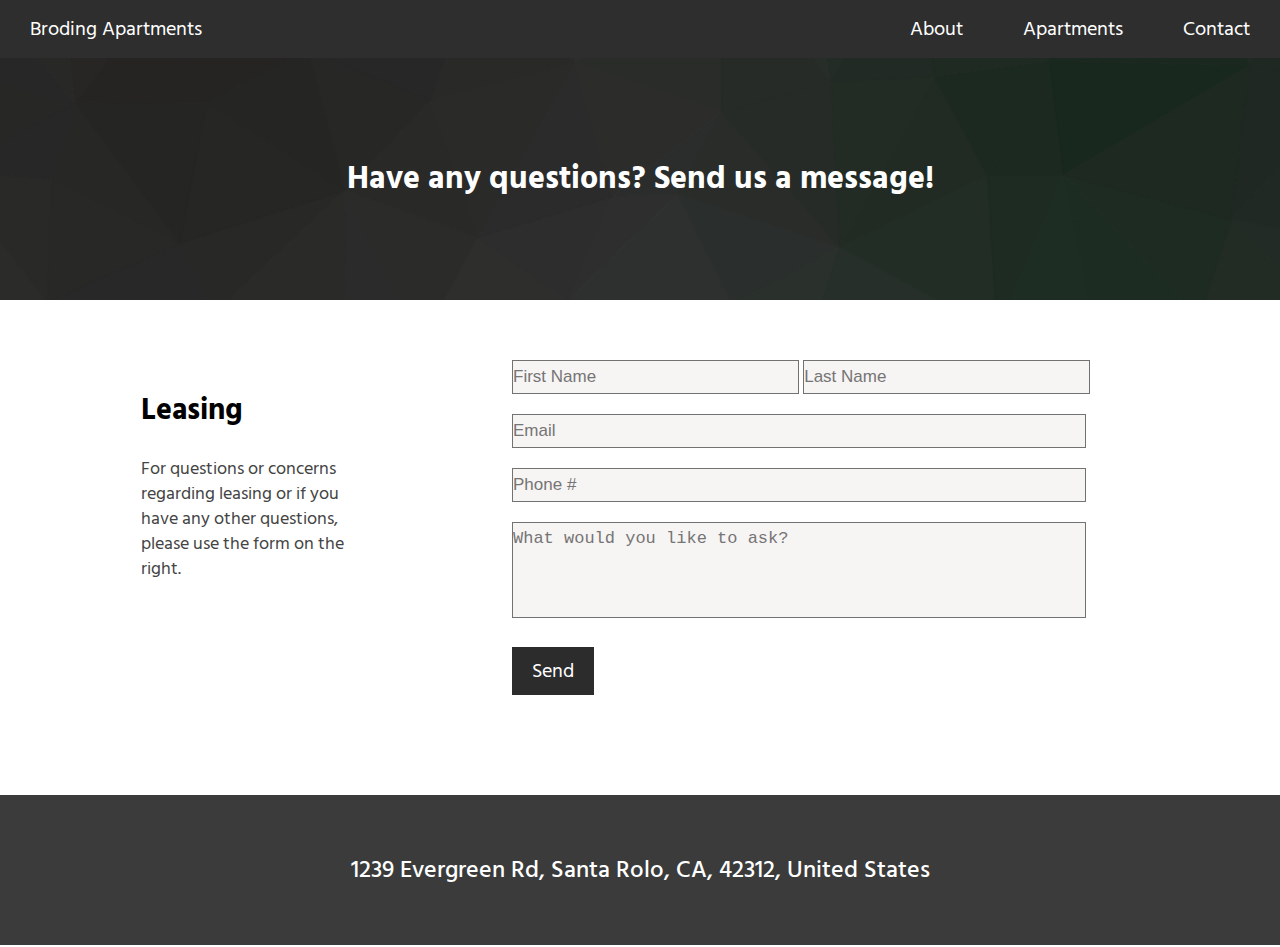
<file: contact.html>
<!DOCTYPE html>
<html>
  <head>
    <title>Broding Apartments</title>
    <link href="./favicon-256.png" rel="icon">
    <link href="./properties.css" rel="stylesheet" type="text/css">
  </head>
  <body>   
    <div class="container">
      <div class="header">
        <a class="headerCompany" href='index.html'><div class="headerButton"><p>Broding Apartments</p></div></a>
        <a href='index.html'><div class="headerButton"><p>About</p></div></a>
        <a href='properties.html'><div class="headerButton"><p>Apartments</p></div></a>
        <a href='contact.html'><div class="headerButton"><p>Contact</p></div></a>
      </div>
      <div class="propertiesSectionHeader">
        <h1>Have any questions? Send us a message!</h1>
      </div>
      <div class="propertiesContent" id="contactContent">
            <div class="availableTypesSection">
              <div class="availableTypesContainer">
                <h1>Leasing</h1>
                <p class="leasingQuestions">For questions or concerns regarding leasing or if you have any other questions, please use the form on the right.</p>
              </div>
              </div>
              <div class="contentSection">
                <form>
                <div class="firstLastName">
                <input type="text" placeholder="First Name" required="" id="firstName"/>
                <input type="text" placeholder="Last Name" required="" id="lastName"/>
                </div>
                <input type="text" placeholder="Email" required="" id="email" />
                <input type="text" placeholder="Phone #" required="" id="phone" />
                <textarea placeholder="What would you like to ask?" required="" id="message"></textarea>
                <button id="send">Send</button>
                </form>
              </div>
        </div>
      <div class="sectionFive">
        <p>1239 Evergreen Rd, Santa Rolo, CA, 42312, United States</p>
      </div>
      <div id="imageModal">
        <div class="imageExitContainer">
          <button id="imageExitButton" onclick="exitImageModal()">x</button>
        </div>
        <img id="imageModalImage" src="q1.jpg"/>
      </div>
    </div>
  </body>
  <script src="./script.js"></script>
</html>
</file>
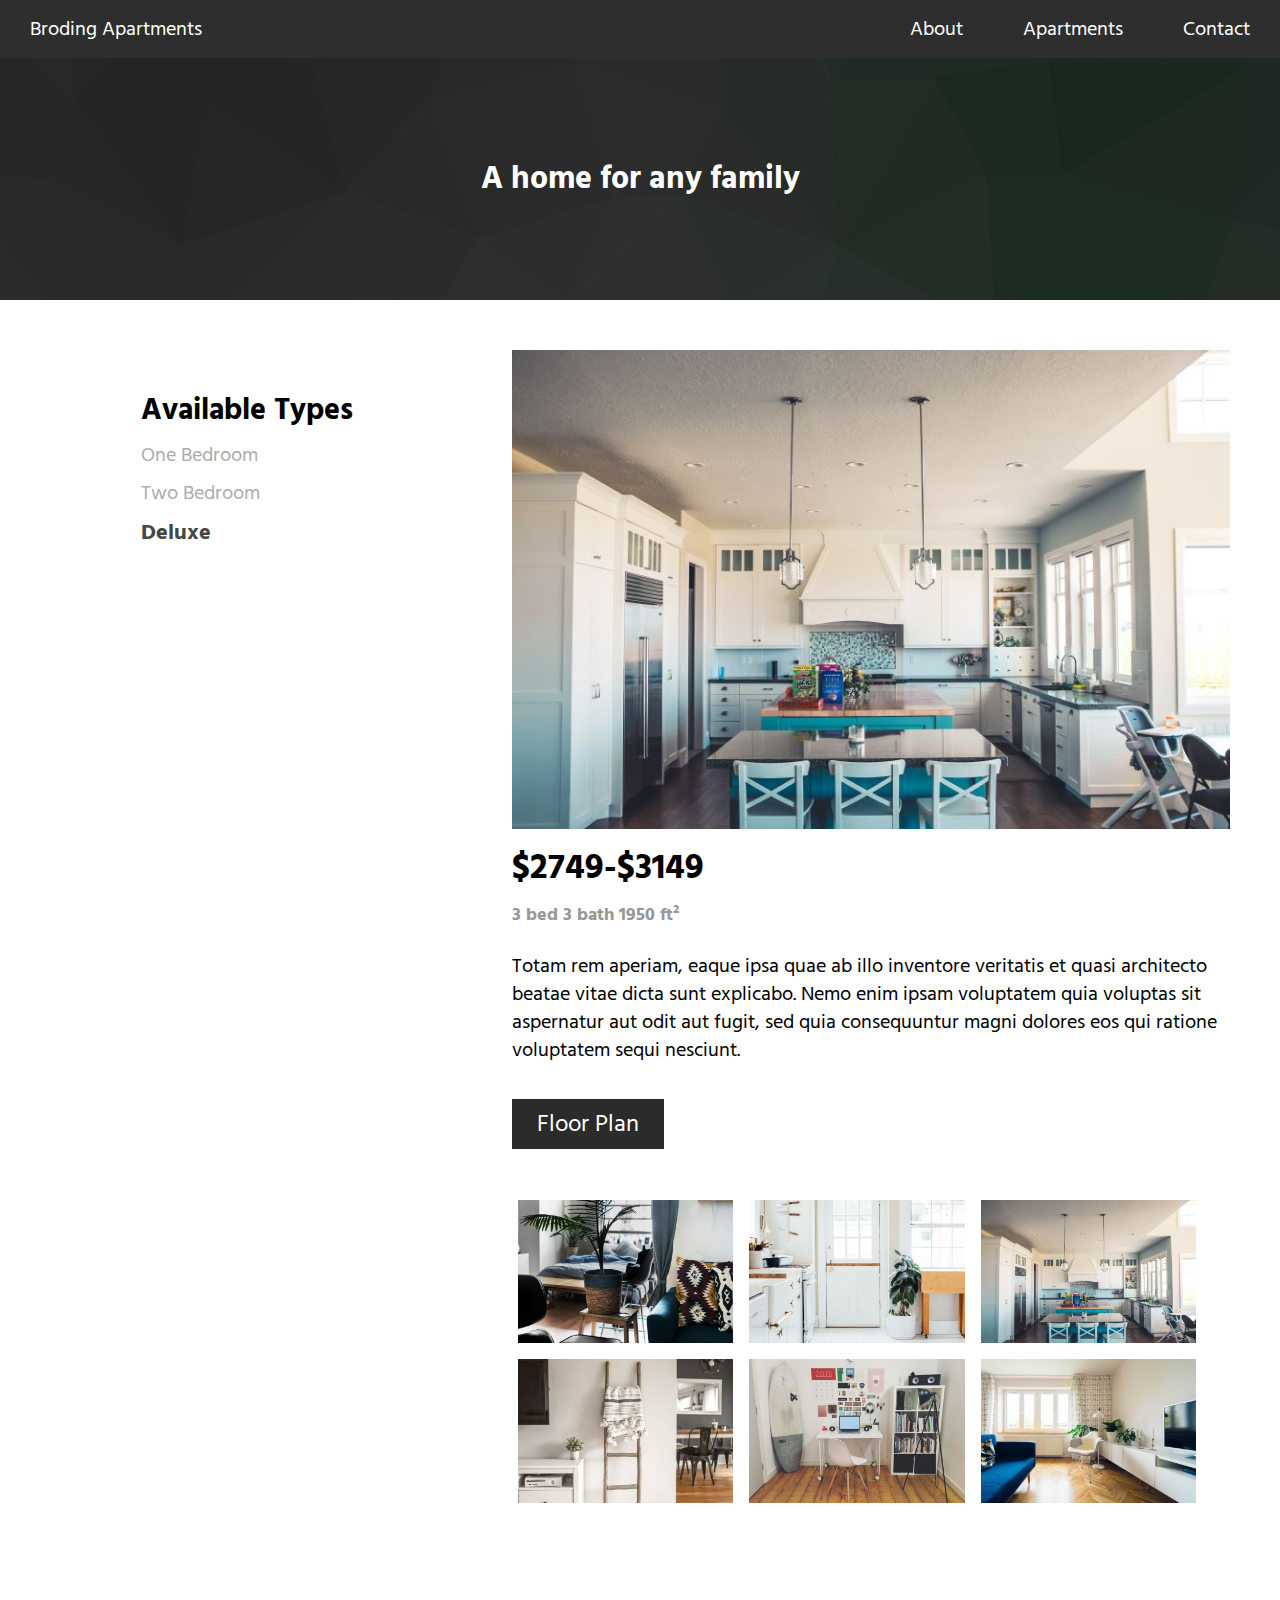
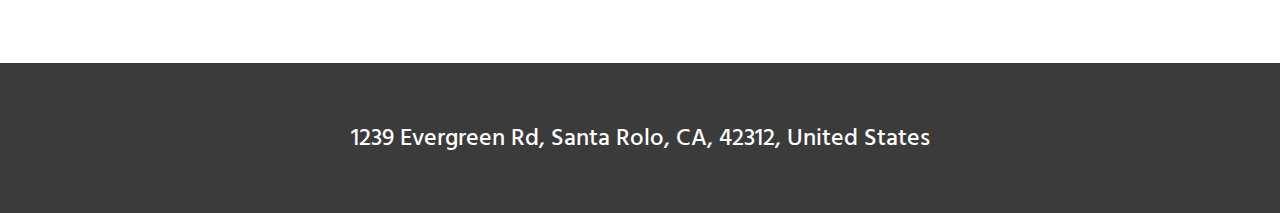
<file: deluxe.html>
<!DOCTYPE html>
<html>
  <head>
    <title>Broding Apartments</title>
    <link href="./favicon-256.png" rel="icon">
    <link href="./properties.css" rel="stylesheet" type="text/css">
  </head>
  <body>   
    <div class="container">
      <div class="header">
        <a class="headerCompany" href='index.html'><div class="headerButton"><p>Broding Apartments</p></div></a>
        <a href='index.html'><div class="headerButton"><p>About</p></div></a>
        <a href='properties.html'><div class="headerButton"><p>Apartments</p></div></a>
        <a href='contact.html'><div class="headerButton"><p>Contact</p></div></a>
      </div>
      <div class="propertiesSectionHeader">
        <h1>A home for any family</h1>
      </div>
      <div class="propertiesContent">
          <div class="availableTypesSection">
            <div class="availableTypesContainer">
              <h1>Available Types</h1>
              <a href="properties.html"><div class="availableType"><p>One Bedroom</p></div></a>
              <a href="twobed.html"><div class="availableType"><p>Two Bedroom</p></div></a>
              <a href="deluxe.html"><div class="availableType active"><p>Deluxe</p></div></a>
            </div>
            </div>
            <div class="contentSection">
              <img class="mainImage" src="q3.jpg"/>
              <h1 class="price">$2749-$3149</h1>
              <h2 class="roomSpecs">3 bed 3 bath 1950 ft&#178;</h2>
              <p class="roomDescription">Totam rem aperiam, eaque ipsa quae ab illo inventore veritatis et quasi architecto beatae vitae dicta sunt explicabo. Nemo enim ipsam voluptatem quia voluptas sit aspernatur aut odit aut fugit, sed quia consequuntur magni dolores eos qui ratione voluptatem sequi nesciunt.</p>
              <button onclick="imageModalHandler('Floorplan.jpg')" class="floorPlanButton">Floor Plan</button>
              <div class="gallery">
                  <div class="row">
                      <img onclick="imageModalHandler('q1.jpg')" src="q1.jpg"/>
                      <img onclick="imageModalHandler('q17.jpg')" src="q17.jpg"/>
                      <img onclick="imageModalHandler('q3.jpg')" src="q3.jpg"/>
                    </div>
                    <div class="row">
                        <img onclick="imageModalHandler('q5.jpg')" src="q5.jpg"/>
                        <img onclick="imageModalHandler('q6.jpg')" src="q6.jpg"/>
                        <img onclick="imageModalHandler('q7.jpg')" src="q7.jpg"/>
                    </div>
              </div>
            </div>
      </div>
      <div class="sectionFive">
        <p>1239 Evergreen Rd, Santa Rolo, CA, 42312, United States</p>
      </div>
      <div id="imageModal">
        <div class="imageExitContainer">
          <button id="imageExitButton" onclick="exitImageModal()">x</button>
        </div>
        <img id="imageModalImage" src="q1.jpg"/>
      </div>
    </div>
  </body>
  <script src="./script.js"></script>
</html>
</file>
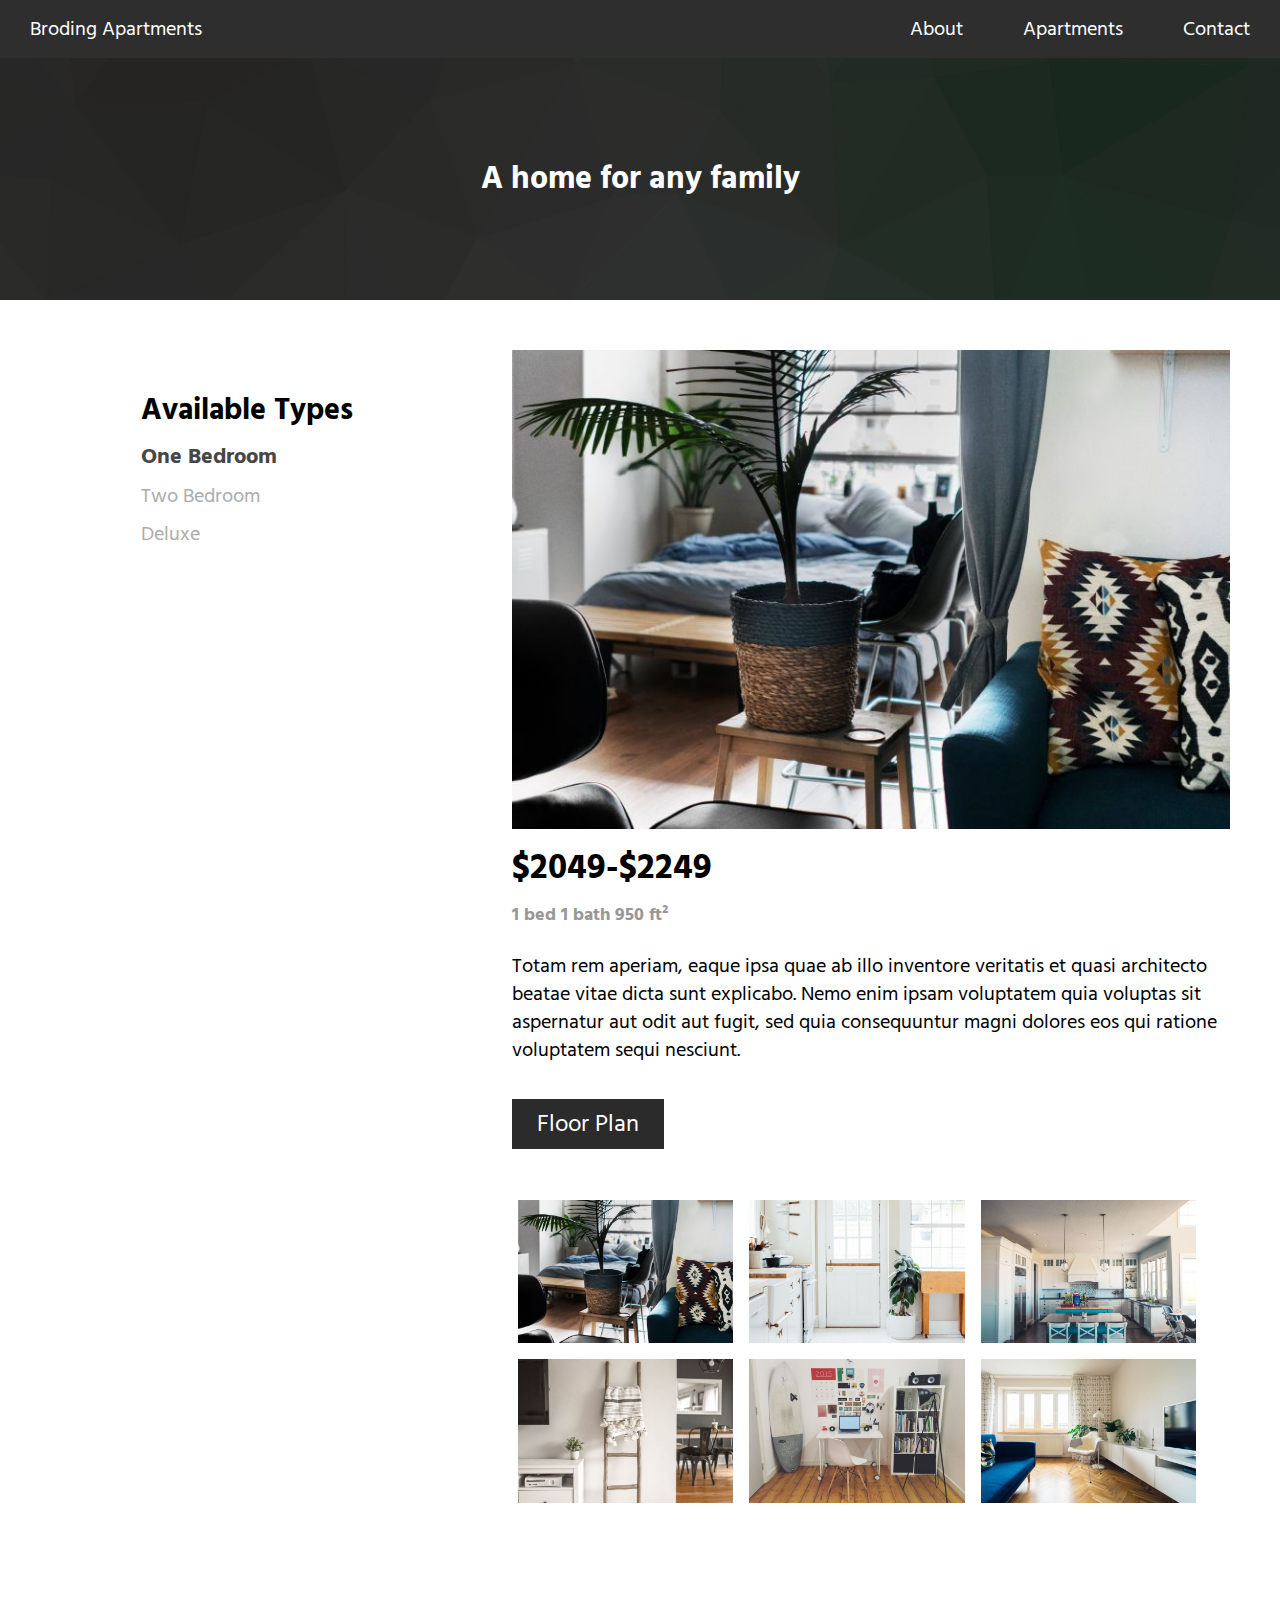
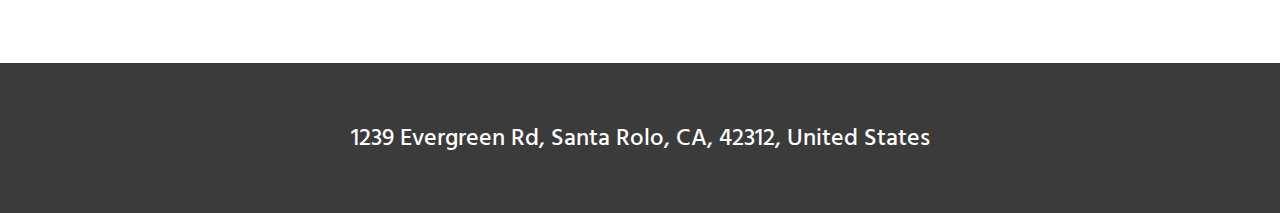
<file: properties.html>
<!DOCTYPE html>
<html>
  <head>
    <title>Broding Apartments</title>
    <link href="./favicon-256.png" rel="icon">
    <link href="./properties.css" rel="stylesheet" type="text/css">
  </head>
  <body>   
    <div class="container">
      <div class="header">
        <a class="headerCompany" href='index.html'><div class="headerButton"><p>Broding Apartments</p></div></a>
        <a href='index.html'><div class="headerButton"><p>About</p></div></a>
        <a href='properties.html'><div class="headerButton"><p>Apartments</p></div></a>
        <a href='contact.html'><div class="headerButton"><p>Contact</p></div></a>
      </div>
      <div class="propertiesSectionHeader">
        <h1>A home for any family</h1>
      </div>
      <div class="propertiesContent">
          <div class="availableTypesSection">
            <div class="availableTypesContainer">
              <h1>Available Types</h1>
              <a href="properties.html"><div class="availableType active"><p>One Bedroom</p></div></a>
              <a href="twobed.html"><div class="availableType"><p>Two Bedroom</p></div></a>
              <a href="deluxe.html"><div class="availableType"><p>Deluxe</p></div></a>
            </div>
            </div>
            <div class="contentSection">
              <img class="mainImage" src="q1.jpg"/>
              <h1 class="price">$2049-$2249</h1>
              <h2 class="roomSpecs">1 bed 1 bath 950 ft&#178;</h2>
              <p class="roomDescription">Totam rem aperiam, eaque ipsa quae ab illo inventore veritatis et quasi architecto beatae vitae dicta sunt explicabo. Nemo enim ipsam voluptatem quia voluptas sit aspernatur aut odit aut fugit, sed quia consequuntur magni dolores eos qui ratione voluptatem sequi nesciunt.</p>
              <button onclick="imageModalHandler('Floorplan.jpg')" class="floorPlanButton">Floor Plan</button>
              <div class="gallery">
                  <div class="row">
                      <img onclick="imageModalHandler('q1.jpg')" src="q1.jpg"/>
                      <img onclick="imageModalHandler('q17.jpg')" src="q17.jpg"/>
                      <img onclick="imageModalHandler('q3.jpg')" src="q3.jpg"/>
                    </div>
                    <div class="row">
                        <img onclick="imageModalHandler('q5.jpg')" src="q5.jpg"/>
                        <img onclick="imageModalHandler('q6.jpg')" src="q6.jpg"/>
                        <img onclick="imageModalHandler('q7.jpg')" src="q7.jpg"/>
                    </div>
              </div>
            </div>
      </div>
      <div class="sectionFive">
        <p>1239 Evergreen Rd, Santa Rolo, CA, 42312, United States</p>
      </div>
      <div id="imageModal">
        <div class="imageExitContainer">
          <button id="imageExitButton" onclick="exitImageModal()">x</button>
        </div>
        <img id="imageModalImage" src="q1.jpg"/>
      </div>
    </div>
  </body>
  <script src="./script.js"></script>
</html>
</file>
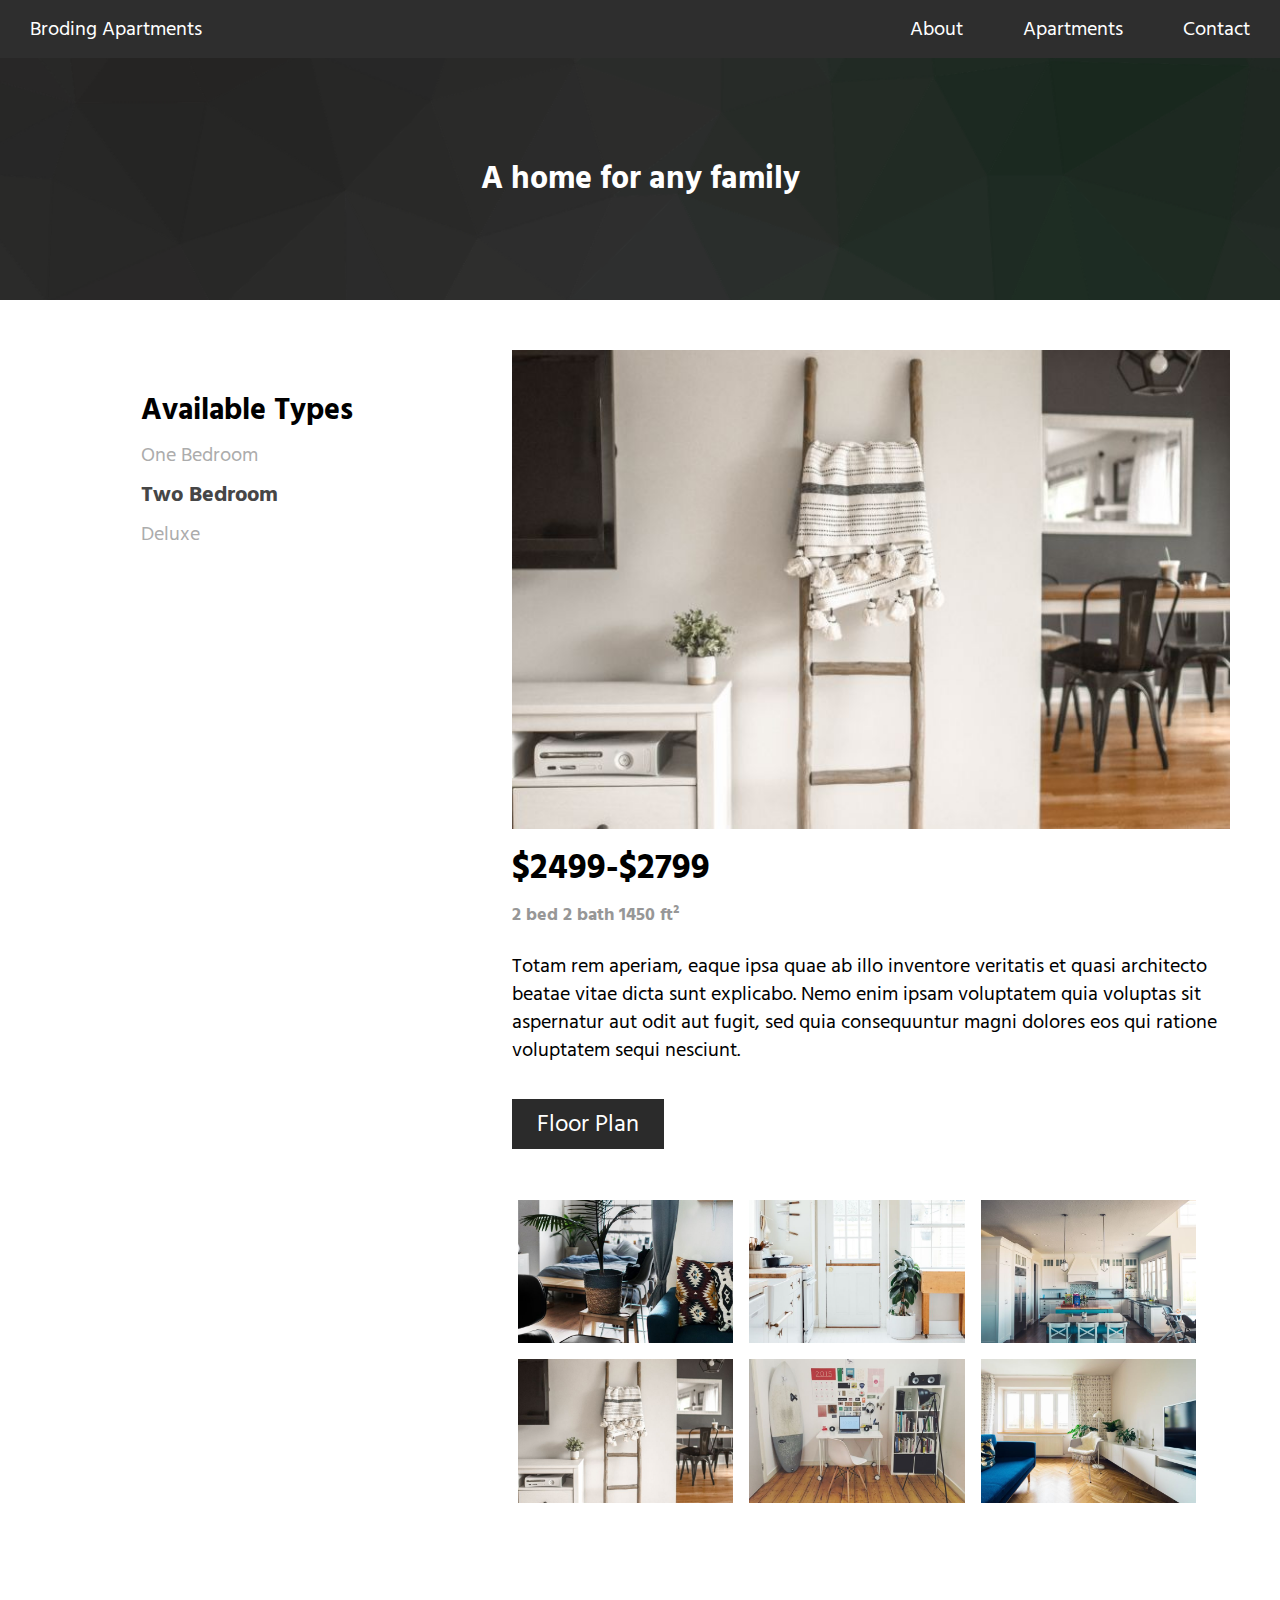
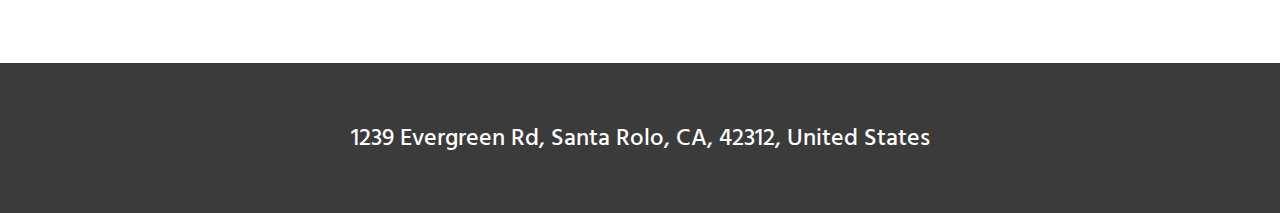
<file: twobed.html>
<!DOCTYPE html>
<html>
  <head>
    <title>Broding Apartments</title>
    <link href="./favicon-256.png" rel="icon">
    <link href="./properties.css" rel="stylesheet" type="text/css">
  </head>
  <body>   
    <div class="container">
      <div class="header">
        <a class="headerCompany" href='index.html'><div class="headerButton"><p>Broding Apartments</p></div></a>
        <a href='index.html'><div class="headerButton"><p>About</p></div></a>
        <a href='properties.html'><div class="headerButton"><p>Apartments</p></div></a>
        <a href='contact.html'><div class="headerButton"><p>Contact</p></div></a>
      </div>
      <div class="propertiesSectionHeader">
        <h1>A home for any family</h1>
      </div>
      <div class="propertiesContent">
          <div class="availableTypesSection">
            <div class="availableTypesContainer">
              <h1>Available Types</h1>
              <a href="properties.html"><div class="availableType"><p>One Bedroom</p></div></a>
              <a href="twobed.html"><div class="availableType active"><p>Two Bedroom</p></div></a>
              <a href="deluxe.html"><div class="availableType"><p>Deluxe</p></div></a>
            </div>
            </div>
            <div class="contentSection">
              <img class="mainImage" src="q5.jpg"/>
              <h1 class="price">$2499-$2799</h1>
              <h2 class="roomSpecs">2 bed 2 bath 1450 ft&#178;</h2>
              <p class="roomDescription">Totam rem aperiam, eaque ipsa quae ab illo inventore veritatis et quasi architecto beatae vitae dicta sunt explicabo. Nemo enim ipsam voluptatem quia voluptas sit aspernatur aut odit aut fugit, sed quia consequuntur magni dolores eos qui ratione voluptatem sequi nesciunt.</p>
              <button onclick="imageModalHandler('Floorplan.jpg')" class="floorPlanButton">Floor Plan</button>
              <div class="gallery">
                  <div class="row">
                      <img onclick="imageModalHandler('q1.jpg')" src="q1.jpg"/>
                      <img onclick="imageModalHandler('q17.jpg')" src="q17.jpg"/>
                      <img onclick="imageModalHandler('q3.jpg')" src="q3.jpg"/>
                    </div>
                    <div class="row">
                        <img onclick="imageModalHandler('q5.jpg')" src="q5.jpg"/>
                        <img onclick="imageModalHandler('q6.jpg')" src="q6.jpg"/>
                        <img onclick="imageModalHandler('q7.jpg')" src="q7.jpg"/>
                    </div>
              </div>
            </div>
      </div>
      <div class="sectionFive">
        <p>1239 Evergreen Rd, Santa Rolo, CA, 42312, United States</p>
      </div>
      <div id="imageModal">
        <div class="imageExitContainer">
          <button id="imageExitButton" onclick="exitImageModal()">x</button>
        </div>
        <img id="imageModalImage" src="q1.jpg"/>
      </div>
    </div>
  </body>
  <script src="./script.js"></script>
</html>
</file>
<file: properties.css>
@import url('https://fonts.googleapis.com/css?family=Hind+Madurai');

*{
	box-sizing: inherit;
	margin: 0;
	padding: 0;
}

button:focus {outline:0;}
a {
    text-decoration: none !important;
}

body{
	margin: 0;
	padding: 0;
	box-sizing: border-box;
}

.container{
	position:relative;
	width: 100%;
}

.header{
	width: 100%;
	display: flex;
	justify-content: flex-end;
	background: rgb(46, 46, 46);
	position: fixed;
}

.headerCompany{
	margin-right: auto;
}

.headerButton{
	padding: 15px 30px 15px 30px;
	font-size: 20px;
	color: white;
	font-family: 'Hind Madurai';
}


.propertiesContent{
	display: flex;
}

.propertiesSectionHeader{
	width: 100%;
	min-height: 300px;
	background: url('pattern3.png');
	background-size: cover;
	padding: 58px 0 0 0;
	display: flex;
	justify-content: center;
	align-items: center;
}

.propertiesSectionHeader h1{
	color: white;
	font-family: 'Hind Madurai';

}

.availableTypesSection{
	width: 40%;
	padding: 90px 0px 0px 0;
}

.availableTypesContainer{
	margin: auto;
	width: 45%;
}

.availableTypesSection h1{
	font-size: 30px;
	color: black;
	font-family: 'Hind Madurai';

}

.availableType{
	font-size: 20px;
	color: rgb(172, 172, 172);
	font-family: 'Hind Madurai';
	margin: 10px 0px 0px 0px;
}

.leasingQuestions{
	font-size: 18px;
	color: rgb(68, 68, 68);
	font-family: 'Hind Madurai';
	padding: 25px 0px 0px 0px;
}

.active{
	font-weight: 900;
	font-size: 22px;
	color: rgb(70, 70, 70);
}

.contentSection{
	width: 60%;
	padding: 50px 50px 50px 0px;
}

.mainImage{
	display: block;
	max-width: 100%;
}

.price{
	font-size: 35px;
	color: black;
	font-family: 'Hind Madurai';
	margin: 15px 0px 10px 0px;
}

.roomSpecs{
	font-size: 18px;
	color: rgb(151, 151, 151);
	font-family: 'Hind Madurai';
	margin: 0px 0px 25px 0;
}

.roomDescription{
	font-size: 20px;
	color: black;
	font-family: 'Hind Madurai';
}

.floorPlanButton{
	background: rgb(43, 43, 43);
	border: none;
	padding: 8px 25px 8px 25px;
	margin: 35px 0px 45px 0px;
	font-size: 24px;
	color: white;
	font-family: 'Hind Madurai';
}

.sectionTwo{
	width: 100%;
	text-align: center;
}

.sectionTwoHeading{
	font-size: 30px;
	font-family: 'Hind Madurai';
	margin-top: 100px;
	width: 50%;
	display: inline-block;
}

.gallery{
	width: 100%;
	margin: 0px 0px 100px 0px
}

.row{
	width: 100%;
}

.row img{
	margin: 6px;
	width: 30%;
	height: auto;
}


.sectionFive{
	width: 100%;
	height: 150px;
	background: rgb(59, 59, 59);
	display: flex;
	justify-content: center;
	align-items: center;
}

.sectionFive p{
	color: white;
	font-size: 24px;
	font-weight: 500;
	font-family: 'Hind Madurai';
}

#imageModal{
	position:fixed;
	width: 100%;
	height: 100vh;
	background: rgba(0,0,0,0.9);
	z-index: 10;
	top:0;
	left:0;
	display: none;
}

.imageExitContainer{
	width: 100%;
	height: 50px;
	text-align:right;
}

#imageExitButton{
	background: none;
	border: none;
	color: gray;
	font-size: 40px;
	font-weight: 900;
	font-family: 'Hind Madurai';
	margin: 15px 35px 0px 0px;
}

#imageModalImage{
	position: absolute;
	top: 50%;
	left: 50%;
	transform: translate(-50%,-50%);
}

.firstLastName{
	width: 100%;
}

#firstName{
 width: 40%;
 padding: 6px 0px 6px 0px;
 margin: 10px 0px 10px 0px;
 background: rgb(247, 244, 244);
 border: 1px solid rgb(114, 114, 114);
}

#lastName{
 width: 40%;
 padding: 6px 0px 6px 0px;
 margin: 10px 0px 10px 0px;
 background: rgb(247, 244, 244);
 border: 1px solid rgb(114, 114, 114);
}

#email{
	padding: 6px 0px 6px 0px;
	margin: 10px 0px 10px 0px;
	width: 80%;
	background: rgb(247, 244, 244);
 border: 1px solid rgb(114, 114, 114);
}

#phone{
	padding: 6px 0px 6px 0px;
	margin: 10px 0px 10px 0px;
	width: 80%;
	background: rgb(247, 244, 244);
 border: 1px solid rgb(114, 114, 114);
}

#message{
	padding: 6px 0px 50px 0px;
	margin: 10px 0px 10px 0px;
	width: 80%;
	resize: none;
	background: rgb(247, 244, 244);
 border: 1px solid rgb(114, 114, 114);
}

#send{
	border: none;
	background: rgb(44, 44, 44);
	color: white;
	padding: 10px 20px 10px 20px;
	font-family: 'Hind Madurai';
	font-size: 20px;
	display: block;
	margin: 15px 0px 50px 0;
}

input::-webkit-input-placeholder {
    font-size: 17px;
    line-height: 3;
}

textarea::-webkit-input-placeholder {
    font-size: 17px;
}

input{
	font-size: 17px;
}

textarea{
	font-size: 17px;
}
</file>
